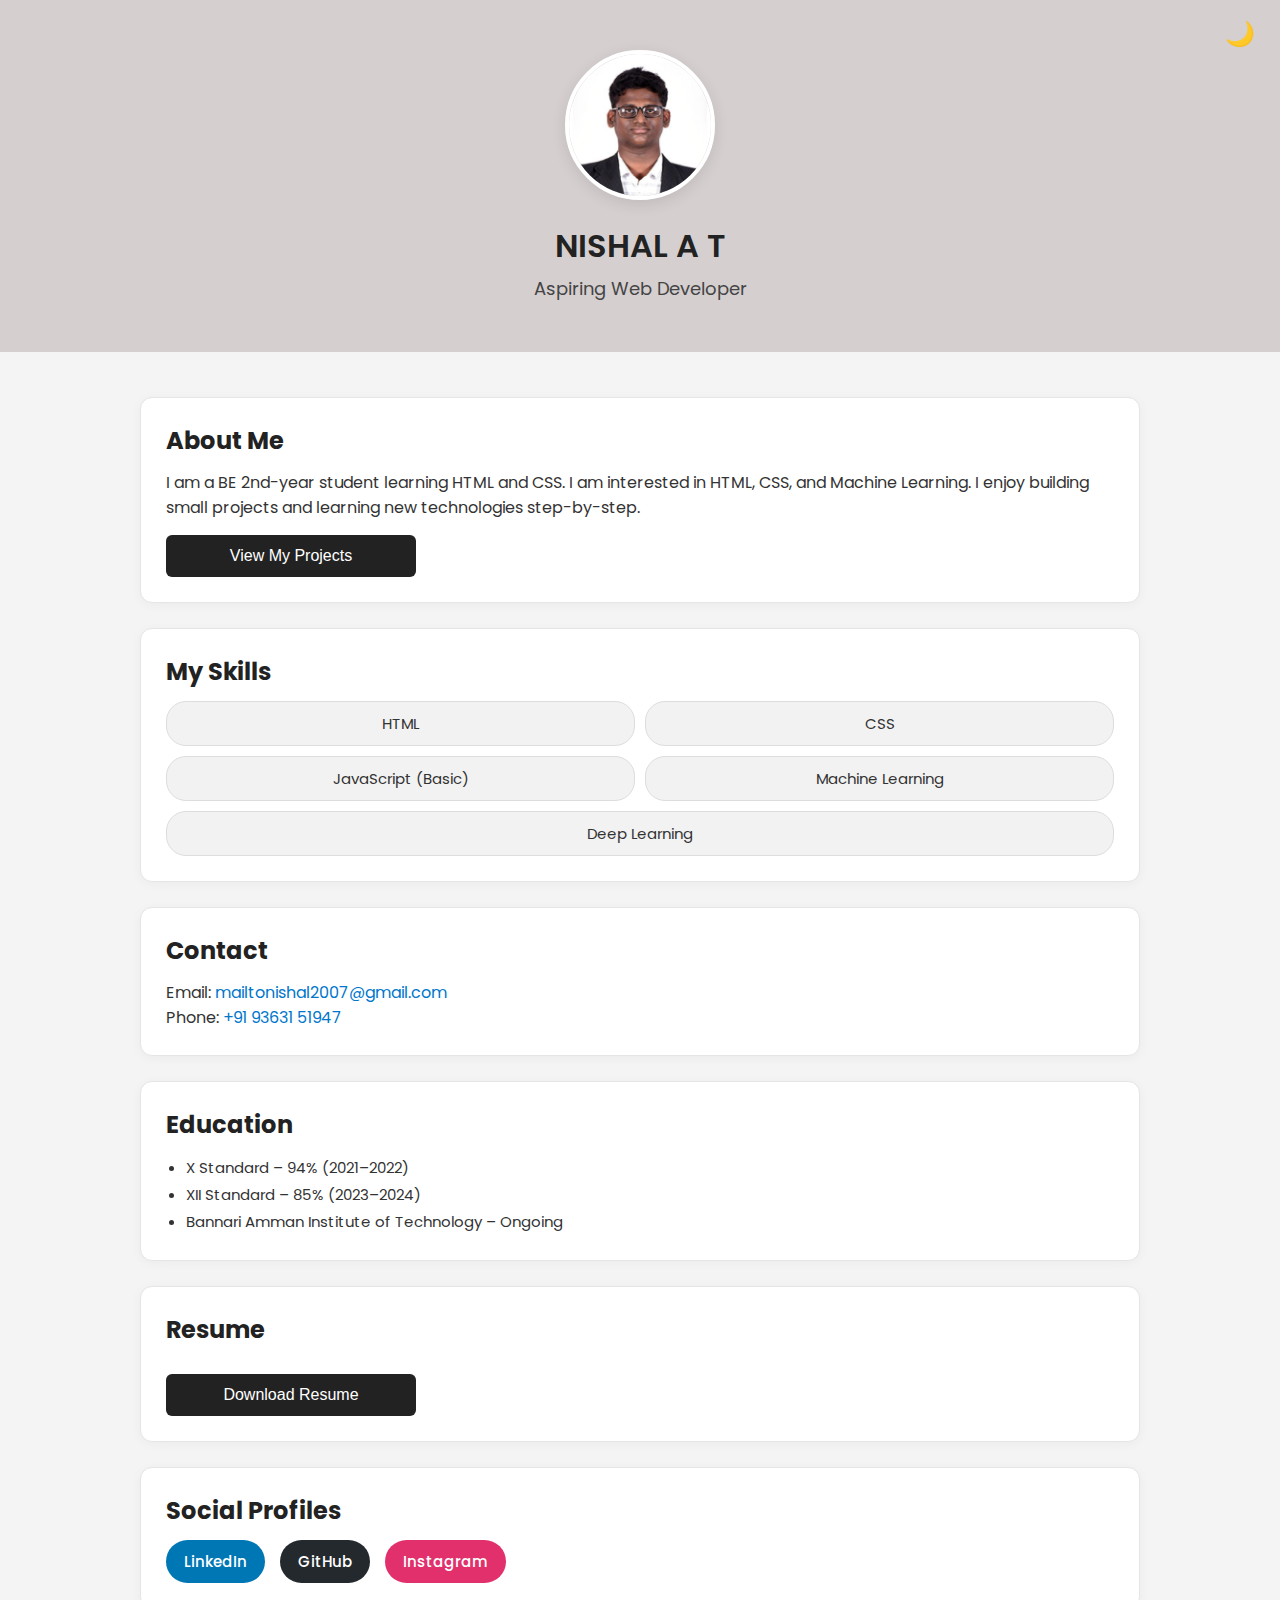
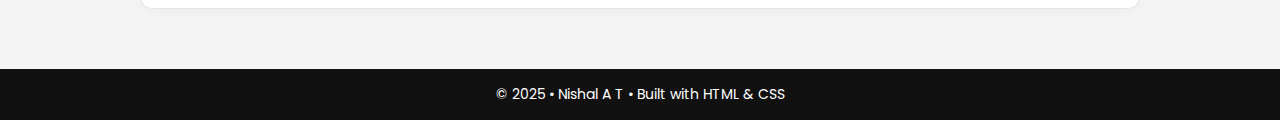
<file: index.html>
<!DOCTYPE html>
<html lang="en">
<head>
    <meta charset="UTF-8">
    <meta name="viewport" content="width=device-width, initial-scale=1.0">
    <title>Nishal A T - Portfolio</title>

    <!-- Google Font -->
    <link href="https://fonts.googleapis.com/css2?family=Poppins:wght@300;400;500;600&display=swap" rel="stylesheet">

    <link rel="stylesheet" href="style.css">
    <meta name="viewport" content="width=device-width, initial-scale=1.0">

</head>

<body>

    <!-- HEADER / HERO -->
    <header class="hero">
    <button id="theme-toggle" class="theme-toggle">🌙</button>

    <div class="hero-content">
        <img src="me.png" alt="My Photo" class="profile-img">
        <h1>NISHAL A T</h1>
        <p class="subtitle">Aspiring Web Developer</p>
    </div>
</header>


    <main class="container">

        <!-- ABOUT -->
        <section class="card" id="about">
            <h2>About Me</h2>
            <p>
                I am a BE 2nd-year student learning HTML and CSS. I am interested in HTML, CSS, and Machine Learning.
                I enjoy building small projects and learning new technologies step-by-step.
            </p>
            <a href="projects.html"><button class="btn">View My Projects</button></a>
        </section>

        <!-- SKILLS -->
        <section class="card" id="skills">
            <h2>My Skills</h2>
            <div class="skills">
                <span class="skill">HTML</span>
                <span class="skill">CSS</span>
                <span class="skill">JavaScript (Basic)</span>
                <span class="skill">Machine Learning</span>
                <span class="skill">Deep Learning</span>
            </div>
        </section>

        <!-- CONTACT -->
        <section class="card" id="contact">
            <h2>Contact</h2>
            <p>Email: <a href="mailto:mailtonishal2007@gmail.com">mailtonishal2007@gmail.com</a></p>
            <p>Phone: <a href="tel:+919363151947">+91 93631 51947</a></p>
        </section>

        <!-- EDUCATION -->
        <section class="card" id="education">
            <h2>Education</h2>
            <ul>
                <li>X Standard – 94% (2021–2022)</li>
                <li>XII Standard – 85% (2023–2024)</li>
                <li>Bannari Amman Institute of Technology – Ongoing</li>
            </ul>
        </section>

        <!-- RESUME -->
        <section class="card" id="resume">
            <h2>Resume</h2>
            <a href="NISHAL_IECC_RESUME_22.12.2025.pdf" download>
                <button class="btn">Download Resume</button>
            </a>
        </section>

        <section class="card" id="socials">
    <h2>Social Profiles</h2>
    <div class="social-links">

        <a href="https://www.linkedin.com/in/nishal-a-t-a66637326/" target="_blank" class="social-btn linkedin">
            LinkedIn
        </a>

        <a href="https://github.com/NISHAL2007" target="_blank" class="social-btn github">
            GitHub
        </a>

        <a href="https://www.instagram.com/nishal__45__" target="_blank" class="social-btn instagram">
            Instagram
        </a>

    </div>
</section>


    </main>

    <script>
    const toggleBtn = document.getElementById("theme-toggle");
    const body = document.body;

    // Load saved theme
    if (localStorage.getItem("theme") === "dark") {
        body.classList.add("dark-mode");
        toggleBtn.textContent = "☀️";
    }

    toggleBtn.onclick = () => {
        body.classList.toggle("dark-mode");

        if (body.classList.contains("dark-mode")) {
            toggleBtn.textContent = "☀️";
            localStorage.setItem("theme", "dark");
        } else {
            toggleBtn.textContent = "🌙";
            localStorage.setItem("theme", "light");
        }
    };
</script>

</body>
</html>
<footer class="footer">
    © 2025 • Nishal A T • Built with HTML & CSS
</footer>
</file>
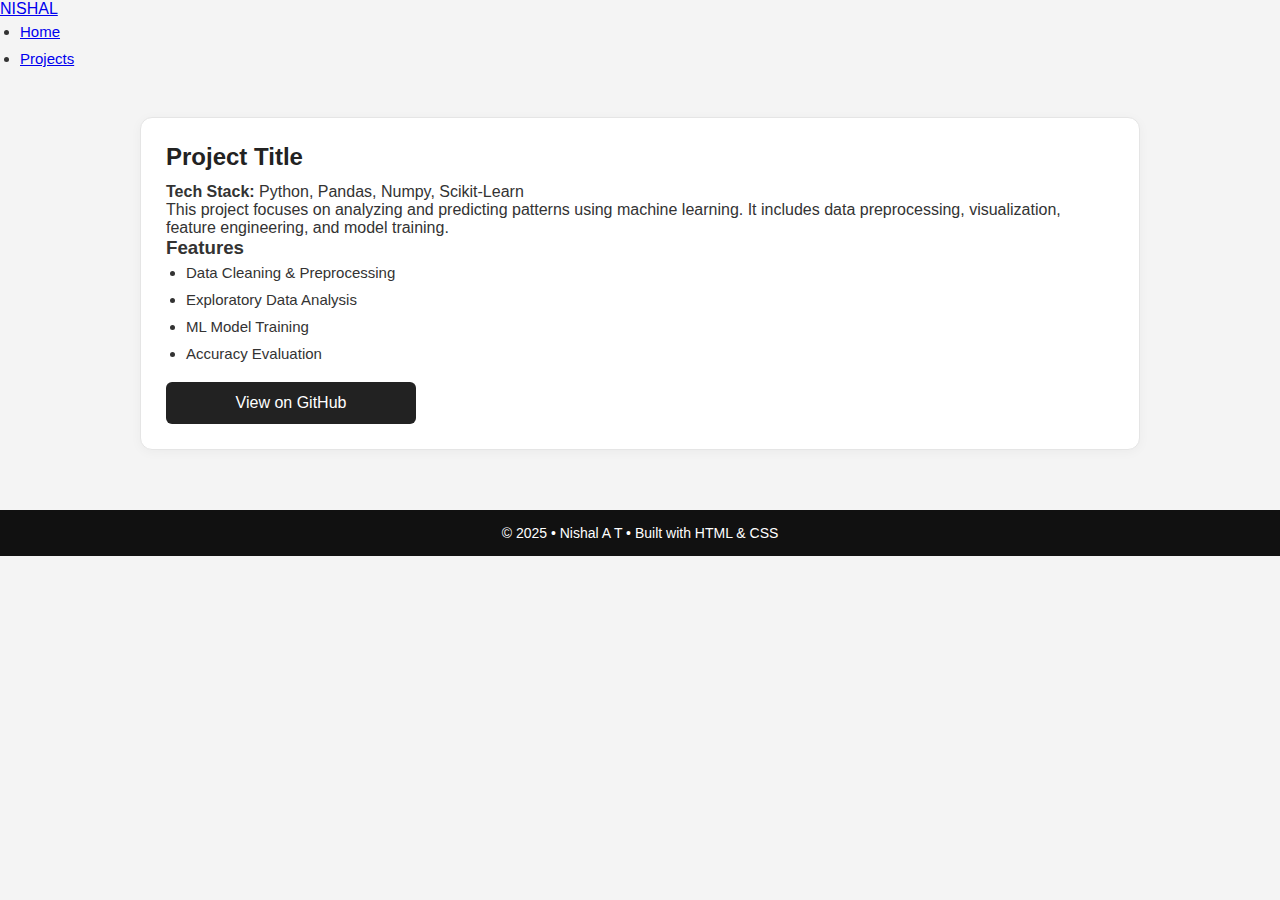
<file: project-template.html>
<!DOCTYPE html>
<html lang="en">
<head>
    <meta charset="UTF-8">
    <meta name="viewport" content="width=device-width, initial-scale=1.0">
    <title>Project Details</title>
    <link rel="stylesheet" href="style.css">
</head>

<body>

<nav class="navbar">
    <div class="nav-container">
        <a href="index.html" class="nav-logo">NISHAL</a>
        <ul class="nav-links">
            <li><a href="index.html">Home</a></li>
            <li><a href="projects.html">Projects</a></li>
        </ul>
    </div>
</nav>

<div class="container">

    <section class="card">
        <h2>Project Title</h2>
        <p><strong>Tech Stack:</strong> Python, Pandas, Numpy, Scikit-Learn</p>

        <p>
            This project focuses on analyzing and predicting patterns using machine learning. It includes
            data preprocessing, visualization, feature engineering, and model training.
        </p>

        <h3>Features</h3>
        <ul>
            <li>Data Cleaning & Preprocessing</li>
            <li>Exploratory Data Analysis</li>
            <li>ML Model Training</li>
            <li>Accuracy Evaluation</li>
        </ul>

        <a href="https://github.com" target="_blank">
            <button class="btn">View on GitHub</button>
        </a>
    </section>

</div>

<footer class="footer">
    © 2025 • Nishal A T • Built with HTML & CSS
</footer>

</body>
</html>
</file>
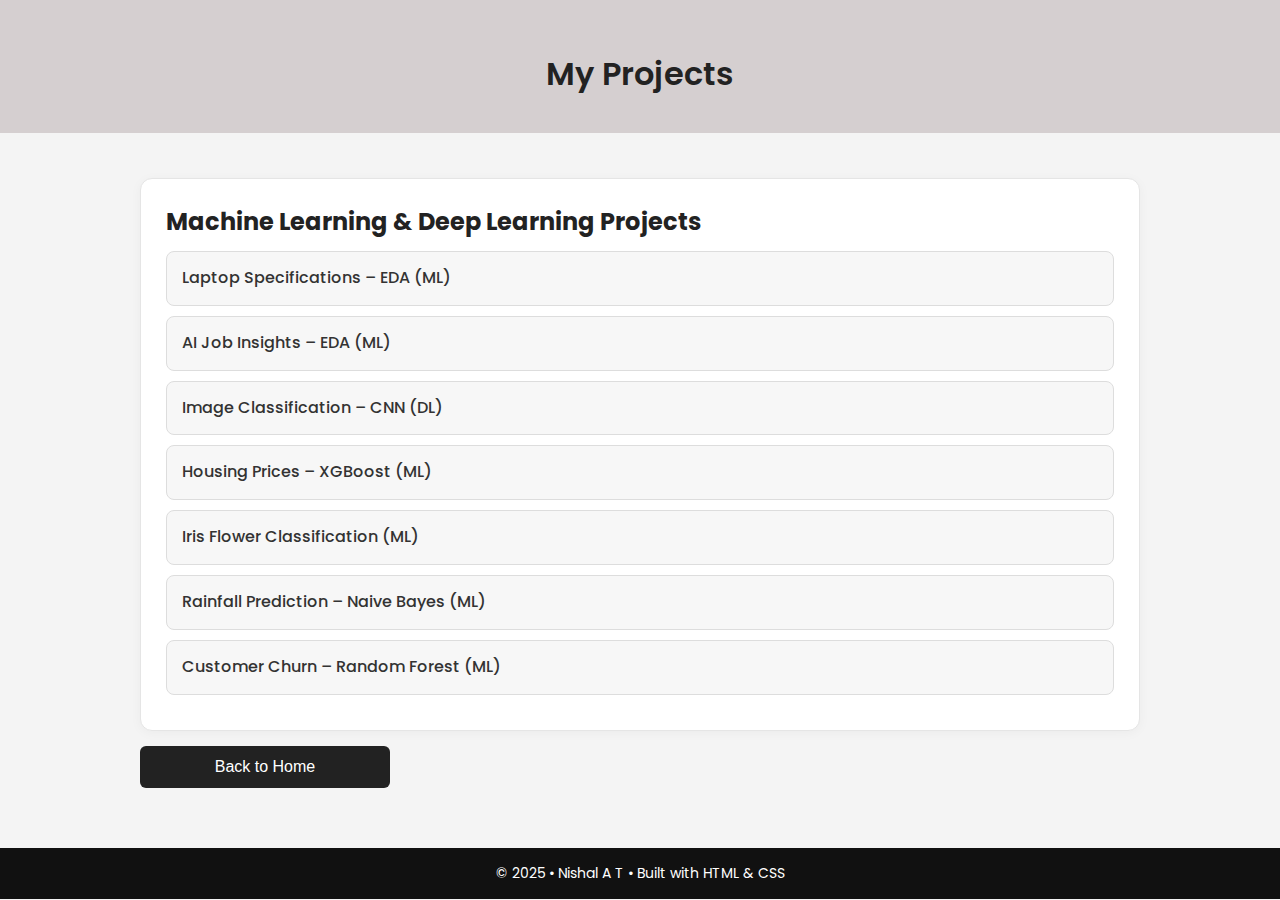
<file: projects.html>
<!DOCTYPE html>
<html lang="en">
<head>
    <meta charset="UTF-8">
    <meta name="viewport" content="width=device-width, initial-scale=1.0">
    <title>My Projects</title>

    <!-- Google Font -->
    <link href="https://fonts.googleapis.com/css2?family=Poppins:wght@300;400;500;600&display=swap" rel="stylesheet">
    <meta name="viewport" content="width=device-width, initial-scale=1.0">

    <link rel="stylesheet" href="style.css">
</head>

<body>

    <!-- HEADER -->
    <header class="hero small-hero">
        <h1>My Projects</h1>
    </header>

    <main class="container">

        <section class="card">
            <h2>Machine Learning & Deep Learning Projects</h2>

            <ul class="project-list">
                <li><a href="https://github.com/NISHAL2007/Laptop_specs-EDA" target="_blank">
                    Laptop Specifications – EDA (ML)</a></li>

                <li><a href="https://github.com/NISHAL2007/AI_job_insights-EDA" target="_blank">
                    AI Job Insights – EDA (ML)</a></li>

                <li><a href="https://github.com/NISHAL2007/Images_CNN" target="_blank">
                    Image Classification – CNN (DL)</a></li>

                <li><a href="https://github.com/NISHAL2007/Housing_prices-XGBooster" target="_blank">
                    Housing Prices – XGBoost (ML)</a></li>

                <li><a href="https://github.com/NISHAL2007/Iris-flower-classification" target="_blank">
                    Iris Flower Classification (ML)</a></li>

                <li><a href="https://github.com/NISHAL2007/Rainfall_prediction-NaiveBayes" target="_blank">
                    Rainfall Prediction – Naive Bayes (ML)</a></li>

                <li><a href="https://github.com/NISHAL2007/Customer_churn-Random-forest" target="_blank">
                    Customer Churn – Random Forest (ML)</a></li>
            </ul>
        </section>

        <a href="index.html">
            <button class="btn">Back to Home</button>
        </a>

    </main>

</body>
</html>
<footer class="footer">
    © 2025 • Nishal A T • Built with HTML & CSS
</footer>
</file>
<file: style.css>
/* Global Styling */
* {
    margin: 0;
    padding: 0;
    box-sizing: border-box;
}

body {
    font-family: "Poppins", sans-serif;
    background: #f4f4f4;
    color: #333;
}

/* Container */
.container {
    width: 90%;
    max-width: 1000px;
    margin: auto;
    padding: 20px 0;
}

/* HERO SECTION */
.hero {
    background: #d5cfd0;
    text-align: center;
    padding: 50px 20px;
}

.profile-img {
    width: 150px;
    height: 150px;
    border-radius: 50%;
    object-fit: cover;
    border: 4px solid white;
    box-shadow: 0 4px 15px rgba(0,0,0,0.1);
}

.hero h1 {
    margin-top: 15px;
    font-size: 32px;
    font-weight: 600;
    color: #222;
}

.subtitle {
    color: #444;
    font-size: 18px;
    margin-top: 5px;
}

/* SECTION CARDS */
.card {
    background: #ffffff;
    padding: 25px;
    margin-top: 25px;
    border-radius: 12px;
    border: 1px solid #e5e5e5;
    box-shadow: 0 2px 12px rgba(0,0,0,0.04);
}

.card h2 {
    margin-bottom: 12px;
    font-size: 24px;
    color: #222;
}

/* BUTTON */
.btn {
    padding: 12px 22px;
    font-size: 16px;
    background: #222;
    color: white;
    border: none;
    outline: none;
    border-radius: 6px;
    cursor: pointer;
    transition: 0.3s;
}

.btn:hover {
    background: #000;
}

/* SKILLS */
.skills {
    display: flex;
    flex-wrap: wrap;
    gap: 10px;
}

.skill {
    background: #f2f2f2;
    padding: 10px 15px;
    border-radius: 20px;
    font-size: 15px;
    border: 1px solid #ddd;
    transition: 0.3s;
}

.skill:hover {
    background: #222;
    color: white;
}

/* CONTACT */
#contact p a {
    color: #0077cc;
    text-decoration: none;
}

#contact p a:hover {
    text-decoration: underline;
}

/* LIST STYLE */
ul {
    padding-left: 20px;
    line-height: 1.8;
    font-size: 15px;
}

/* RESPONSIVE */
@media (max-width: 600px) {
    .hero {
        padding: 40px 15px;
    }
    .hero h1 {
        font-size: 26px;
    }
    .profile-img {
        width: 120px;
        height: 120px;
    }
    .container {
        width: 94%;
    }
}

/* Smaller hero for subpages */
.small-hero {
    padding: 35px 20px;
}

/* Project list */
.project-list {
    list-style-type: none;
    padding-left: 0;
    margin-top: 10px;
}

.project-list li {
    background: #f7f7f7;
    margin: 10px 0;
    padding: 12px 15px;
    border-radius: 8px;
    border: 1px solid #ddd;
    transition: 0.3s;
}

.project-list li:hover {
    background: #222;
}

.project-list li:hover a {
    color: white;
}

/* Project links */
.project-list a {
    text-decoration: none;
    color: #333;
    font-size: 16px;
    font-weight: 500;
}
.btn {
    margin-top: 15px;   /* increase space */
}

.footer {
    margin-top: 40px;
    background: #111;
    color: #fff;
    text-align: center;
    padding: 15px 0;
    font-size: 14px;
}

/* Social Links */
.social-links {
    display: flex;
    flex-wrap: wrap;
    gap: 15px;
    margin-top: 10px;
}

.social-btn {
    padding: 10px 18px;
    border-radius: 25px;
    text-decoration: none;
    color: white;
    font-weight: 500;
    font-size: 15px;
    transition: 0.3s;
}

/* Button Colors */
.linkedin {
    background: #0077b5;
}
.github {
    background: #24292e;
}
.instagram {
    background: #e1306c;
}

/* Hover */
.social-btn:hover {
    opacity: 0.85;
}

/* Dark mode toggle button */
.theme-toggle {
    position: absolute;
    top: 20px;
    right: 25px;
    background: none;
    border: none;
    font-size: 24px;
    cursor: pointer;
    transition: 0.3s;
}

.theme-toggle:hover {
    transform: scale(1.15);
}
.hero {
    position: relative;
}

.dark-mode {
    background: #1e1e1e;
    color: #e6e6e6;
}

.dark-mode .card {
    background: #2b2b2b;
    border-color: #444;
    box-shadow: 0 2px 10px rgba(255,255,255,0.05);
}

.dark-mode .footer {
    background: #111;
    color: #fff;
}

.dark-mode .skill {
    background: #333;
    color: #ddd;
    border-color: #555;
}

.dark-mode .skill:hover {
    background: #fff;
    color: #000;
}

.dark-mode .project-list li {
    background: #2b2b2b;
    border-color: #444;
}

.dark-mode .project-list li:hover {
    background: #444;
}

.container {
    width: 90%;
    max-width: 1000px;
    margin: auto;
}
img {
    max-width: 100%;
    height: auto;
}

@media (max-width: 600px) {
    .card {
        padding: 15px;
        margin-top: 15px;
    }

    section {
        padding: 15px;
        margin: 12px;
    }

    h1 {
        font-size: 26px;
        text-align: center;
    }

    h2 {
        font-size: 20px;
    }
}

.skills {
    display: flex;
    flex-wrap: wrap;
    gap: 10px;
}

.skill {
    flex: 1 1 calc(50% - 10px);   /* 2 per row on mobile */
    text-align: center;
}

@media (max-width: 450px) {
    .skill {
        flex: 1 1 100%;  /* 1 per row on very small screens */
    }
}

.btn {
    width: 100%;
    max-width: 250px;
}
</file>
